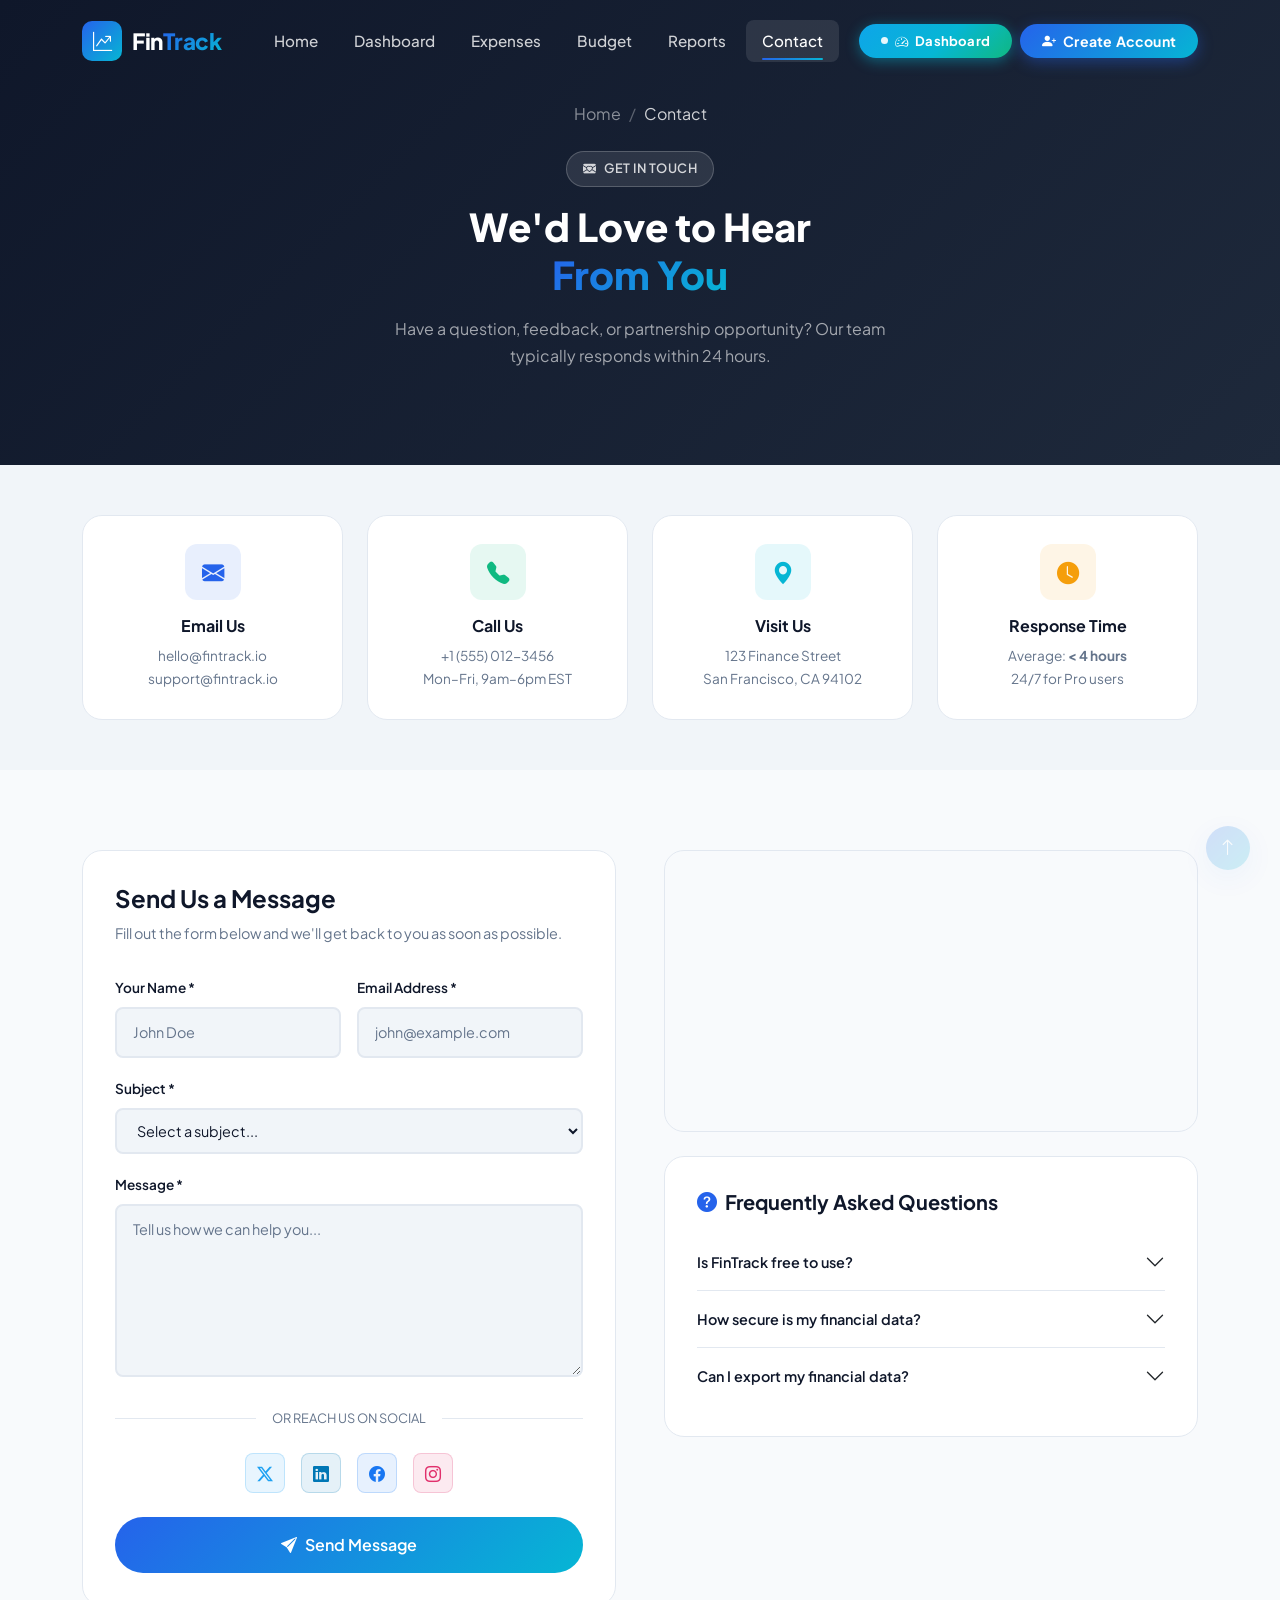
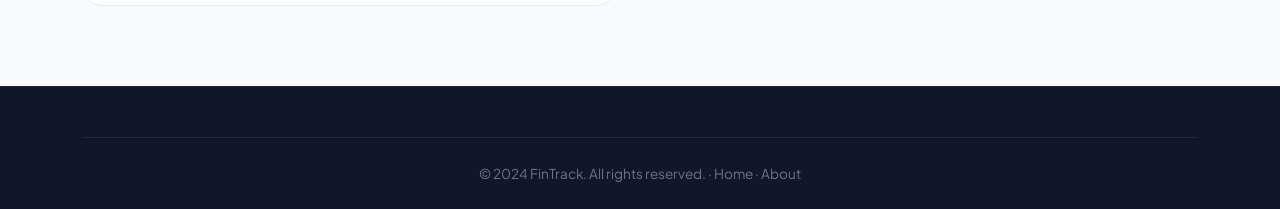
<file: contact.html>
<!DOCTYPE html>
<html lang="en">
<head>
  <meta charset="UTF-8" />
  <meta name="viewport" content="width=device-width, initial-scale=1.0" />
  <meta name="description" content="Get in touch with the FinTrack team - we're here to help with any questions about our personal finance platform." />
  <title>Contact Us | FinTrack</title>
  <link rel="stylesheet" href="https://cdn.jsdelivr.net/npm/bootstrap@5.3.3/dist/css/bootstrap.min.css" />
  <link rel="stylesheet" href="https://cdn.jsdelivr.net/npm/bootstrap-icons@1.11.3/font/bootstrap-icons.min.css" />
  <link rel="stylesheet" href="https://cdn.jsdelivr.net/npm/aos@2.3.4/dist/aos.css" />
  <link rel="stylesheet" href="css/style.css" />
  <link rel="stylesheet" href="css/responsive.css" />
</head>
<body>

<div id="page-loader">
  <div class="loader-inner">
    <div class="loader-logo">💰 FinTrack</div>
    <div class="loader-bar"><div class="loader-bar-fill"></div></div>
  </div>
</div>

<!-- NAVBAR -->
<nav class="navbar navbar-expand-lg fixed-top" id="main-navbar" style="background:transparent">
  <div class="container">
    <a class="navbar-brand" href="index.html">
      <div class="brand-icon"><i class="bi bi-graph-up-arrow text-white"></i></div>
      <span class="brand-name">Fin<span class="brand-accent">Track</span></span>
    </a>
    <button class="navbar-toggler" type="button" data-bs-toggle="collapse" data-bs-target="#navbarContact"
            aria-controls="navbarContact" aria-expanded="false" aria-label="Toggle navigation">
      <span class="navbar-toggler-icon"></span>
    </button>
    <div class="collapse navbar-collapse" id="navbarContact">
      <ul class="navbar-nav mx-auto gap-1">
        <li class="nav-item"><a class="nav-link" href="index.html">Home</a></li>
        <li class="nav-item"><a class="nav-link" href="dashboard.html">Dashboard</a></li>
        <li class="nav-item"><a class="nav-link" href="expenses.html">Expenses</a></li>
        <li class="nav-item"><a class="nav-link" href="budget.html">Budget</a></li>
        <li class="nav-item"><a class="nav-link" href="reports.html">Reports</a></li>
        <li class="nav-item"><a class="nav-link active" href="contact.html">Contact</a></li>
      </ul>
      <div class="navbar-actions d-flex align-items-center gap-2">
      <a href="dashboard.html" class="btn-nav-dashboard" aria-label="View Dashboard">
        <span class="dash-dot"></span>
        <i class="bi bi-speedometer2"></i> Dashboard
      </a>

        <button class="btn-nav-register ripple" data-bs-toggle="modal" data-bs-target="#registerModal" aria-label="Create Account">
          <i class="bi bi-person-plus-fill"></i> Create Account
        </button>
      </div>
    </div>
  </div>
</nav>

<!-- CONTACT HERO -->
<section class="inner-hero" style="padding-bottom:80px">
  <div class="container text-center">
    <nav aria-label="breadcrumb" class="mb-4">
      <ol class="breadcrumb justify-content-center" style="background:transparent">
        <li class="breadcrumb-item"><a href="index.html">Home</a></li>
        <li class="breadcrumb-item active">Contact</li>
      </ol>
    </nav>
    <div class="section-tag mx-auto mb-3" style="background:rgba(255,255,255,.1);border-color:rgba(255,255,255,.2);color:rgba(255,255,255,.8)"><i class="bi bi-envelope-heart-fill"></i> Get In Touch</div>
    <h1 class="inner-hero-title mb-3">We'd Love to Hear<br><span style="background:var(--gradient-primary);-webkit-background-clip:text;-webkit-text-fill-color:transparent;background-clip:text">From You</span></h1>
    <p class="inner-hero-subtitle mx-auto" style="max-width:540px">Have a question, feedback, or partnership opportunity? Our team typically responds within 24 hours.</p>
  </div>
</section>

<!-- CONTACT INFO CARDS -->
<section style="padding:50px 0;background:var(--light-2)">
  <div class="container">
    <div class="row g-4 justify-content-center">
      <div class="col-sm-6 col-lg-3" data-aos="fade-up" data-aos-delay="0">
        <div class="contact-info-card">
          <div class="contact-icon" style="background:rgba(37,99,235,.1)"><i class="bi bi-envelope-fill" style="color:var(--primary)"></i></div>
          <h6 style="font-weight:700;margin-bottom:8px">Email Us</h6>
          <p style="font-size:.85rem;color:var(--text-muted);margin:0">hello@fintrack.io<br>support@fintrack.io</p>
        </div>
      </div>
      <div class="col-sm-6 col-lg-3" data-aos="fade-up" data-aos-delay="100">
        <div class="contact-info-card">
          <div class="contact-icon" style="background:rgba(16,185,129,.1)"><i class="bi bi-telephone-fill" style="color:var(--accent)"></i></div>
          <h6 style="font-weight:700;margin-bottom:8px">Call Us</h6>
          <p style="font-size:.85rem;color:var(--text-muted);margin:0">+1 (555) 012-3456<br>Mon–Fri, 9am–6pm EST</p>
        </div>
      </div>
      <div class="col-sm-6 col-lg-3" data-aos="fade-up" data-aos-delay="200">
        <div class="contact-info-card">
          <div class="contact-icon" style="background:rgba(6,182,212,.1)"><i class="bi bi-geo-alt-fill" style="color:var(--secondary)"></i></div>
          <h6 style="font-weight:700;margin-bottom:8px">Visit Us</h6>
          <p style="font-size:.85rem;color:var(--text-muted);margin:0">123 Finance Street<br>San Francisco, CA 94102</p>
        </div>
      </div>
      <div class="col-sm-6 col-lg-3" data-aos="fade-up" data-aos-delay="300">
        <div class="contact-info-card">
          <div class="contact-icon" style="background:rgba(245,158,11,.1)"><i class="bi bi-clock-fill" style="color:var(--warning)"></i></div>
          <h6 style="font-weight:700;margin-bottom:8px">Response Time</h6>
          <p style="font-size:.85rem;color:var(--text-muted);margin:0">Average: <strong>&lt; 4 hours</strong><br>24/7 for Pro users</p>
        </div>
      </div>
    </div>
  </div>
</section>

<!-- CONTACT FORM + MAP -->
<section style="padding:80px 0">
  <div class="container">
    <div class="row g-5">
      <!-- Contact Form -->
      <div class="col-lg-6" data-aos="fade-right">
        <div class="form-card">
          <h4 style="font-weight:700;margin-bottom:8px">Send Us a Message</h4>
          <p style="color:var(--text-muted);font-size:.9rem;margin-bottom:28px">Fill out the form below and we'll get back to you as soon as possible.</p>

          <form id="contact-form">
            <div class="row g-3">
              <div class="col-sm-6">
                <label class="form-label-custom">Your Name *</label>
                <input type="text" id="contact-name" class="form-control-custom" placeholder="John Doe" required />
              </div>
              <div class="col-sm-6">
                <label class="form-label-custom">Email Address *</label>
                <input type="email" id="contact-email" class="form-control-custom" placeholder="john@example.com" required />
              </div>
            </div>
            <div class="mt-3">
              <label class="form-label-custom">Subject *</label>
              <select id="contact-subject" class="form-control-custom" required>
                <option value="">Select a subject...</option>
                <option>General Inquiry</option>
                <option>Technical Support</option>
                <option>Billing & Payments</option>
                <option>Partnership Opportunity</option>
                <option>Feature Request</option>
                <option>Bug Report</option>
                <option>Other</option>
              </select>
            </div>
            <div class="mt-3">
              <label class="form-label-custom">Message *</label>
              <textarea id="contact-message" class="form-control-custom" rows="6" placeholder="Tell us how we can help you..." required style="resize:vertical"></textarea>
            </div>

            <div class="divider-custom mt-4">
              <div class="divider-text">OR REACH US ON SOCIAL</div>
            </div>

            <div class="d-flex gap-3 justify-content-center mb-4">
              <a href="#" class="social-link" style="background:rgba(29,161,242,.1);border-color:rgba(29,161,242,.2);color:#1DA1F2"><i class="bi bi-twitter-x"></i></a>
              <a href="#" class="social-link" style="background:rgba(0,119,181,.1);border-color:rgba(0,119,181,.2);color:#0077B5"><i class="bi bi-linkedin"></i></a>
              <a href="#" class="social-link" style="background:rgba(24,119,242,.1);border-color:rgba(24,119,242,.2);color:#1877F2"><i class="bi bi-facebook"></i></a>
              <a href="#" class="social-link" style="background:rgba(225,48,108,.1);border-color:rgba(225,48,108,.2);color:#E1306C"><i class="bi bi-instagram"></i></a>
            </div>

            <button type="submit" class="btn-primary-custom ripple w-100 justify-content-center" style="font-size:1rem;padding:14px">
              <i class="bi bi-send-fill"></i> Send Message
            </button>
          </form>
        </div>
      </div>

      <!-- Map + FAQ -->
      <div class="col-lg-6" data-aos="fade-left">
        <!-- Google Map Embed -->
        <div class="contact-map mb-4">
          <iframe
            src="https://www.google.com/maps/embed?pb=!1m18!1m12!1m3!1d3153.0!2d-122.4194!3d37.7749!2m3!1f0!2f0!3f0!3m2!1i1024!2i768!4f13.1!3m3!1m2!1s0x0%3A0x0!2zMzfCsDQ2JzI5LjYiTiAxMjLCsDI1JzA5LjgiVw!5e0!3m2!1sen!2sus!4v1"
            width="100%" height="280" style="border:0;display:block" allowfullscreen="" loading="lazy"
            referrerpolicy="no-referrer-when-downgrade"
            title="FinTrack Office Location - San Francisco">
          </iframe>
        </div>

        <!-- FAQ -->
        <div class="form-card">
          <h5 style="font-weight:700;margin-bottom:20px"><i class="bi bi-question-circle-fill me-2" style="color:var(--primary)"></i>Frequently Asked Questions</h5>

          <div class="accordion accordion-flush" id="faqAccordion">
            <div class="accordion-item" style="border:none;border-bottom:1px solid var(--light-3);padding:4px 0">
              <h2 class="accordion-header">
                <button class="accordion-button collapsed" type="button" data-bs-toggle="collapse" data-bs-target="#faq1" style="font-size:.9rem;font-weight:600;background:transparent;color:var(--dark);padding:14px 0;box-shadow:none">
                  Is FinTrack free to use?
                </button>
              </h2>
              <div id="faq1" class="accordion-collapse collapse" data-bs-parent="#faqAccordion">
                <div class="accordion-body" style="padding:0 0 16px;font-size:.88rem;color:var(--text-muted)">Yes! FinTrack has a generous free plan with no credit card required. Premium features are available for $9/month.</div>
              </div>
            </div>
            <div class="accordion-item" style="border:none;border-bottom:1px solid var(--light-3);padding:4px 0">
              <h2 class="accordion-header">
                <button class="accordion-button collapsed" type="button" data-bs-toggle="collapse" data-bs-target="#faq2" style="font-size:.9rem;font-weight:600;background:transparent;color:var(--dark);padding:14px 0;box-shadow:none">
                  How secure is my financial data?
                </button>
              </h2>
              <div id="faq2" class="accordion-collapse collapse" data-bs-parent="#faqAccordion">
                <div class="accordion-body" style="padding:0 0 16px;font-size:.88rem;color:var(--text-muted)">We use 256-bit SSL encryption, bank-level security, and never sell your data. Your privacy is our top priority.</div>
              </div>
            </div>
            <div class="accordion-item" style="border:none;padding:4px 0">
              <h2 class="accordion-header">
                <button class="accordion-button collapsed" type="button" data-bs-toggle="collapse" data-bs-target="#faq3" style="font-size:.9rem;font-weight:600;background:transparent;color:var(--dark);padding:14px 0;box-shadow:none">
                  Can I export my financial data?
                </button>
              </h2>
              <div id="faq3" class="accordion-collapse collapse" data-bs-parent="#faqAccordion">
                <div class="accordion-body" style="padding:0 0 16px;font-size:.88rem;color:var(--text-muted)">Premium and Pro users can export full financial reports as PDF or CSV at any time from the Reports page.</div>
              </div>
            </div>
          </div>
        </div>
      </div>
    </div>
  </div>
</section>

<!-- FOOTER -->
<footer class="footer" style="padding-top:50px">
  <div class="container">
    <div class="footer-bottom" style="margin-top:0">
      <p>© 2024 FinTrack. All rights reserved. · <a href="index.html" style="color:rgba(255,255,255,.4);text-decoration:none">Home</a> · <a href="about.html" style="color:rgba(255,255,255,.4);text-decoration:none">About</a></p>
    </div>
  </div>
</footer>

<button id="back-to-top" style="display:none;position:fixed;bottom:30px;right:30px;z-index:999;width:44px;height:44px;border-radius:50%;background:var(--gradient-primary);border:none;color:#fff;font-size:1.1rem;cursor:pointer;box-shadow:var(--shadow-blue)"><i class="bi bi-arrow-up"></i></button>

<!-- ===== LOGIN MODAL ===== -->
<div class="modal fade auth-modal" id="loginModal" tabindex="-1" aria-hidden="true">
  <div class="modal-dialog modal-dialog-centered"><div class="modal-content">
    <div class="auth-modal-header">
      <button class="auth-modal-close" data-bs-dismiss="modal"><i class="bi bi-x-lg"></i></button>
      <div class="auth-modal-logo"><div class="brand-icon" style="width:34px;height:34px;font-size:1rem"><i class="bi bi-graph-up-arrow text-white"></i></div><span class="auth-modal-brand">Fin<span class="accent">Track</span></span></div>
      <h2 class="auth-modal-title">Welcome Back 👋</h2>
      <p class="auth-modal-subtitle">Sign in to your account to continue</p>
    </div>
    <div class="auth-modal-body">
      <div class="auth-success login-success" style="display:none"><div class="auth-success-icon"><i class="bi bi-check-lg"></i></div><h5>You're in!</h5><p>Login successful. Redirecting to your dashboard…</p></div>
      <div class="login-form-wrapper">
        <button type="button" class="auth-social-btn mb-3" onclick="showToast('Google login coming soon!','info')"><svg width="18" height="18" viewBox="0 0 24 24" fill="none"><path d="M22.56 12.25c0-.78-.07-1.53-.2-2.25H12v4.26h5.92c-.26 1.37-1.04 2.53-2.21 3.31v2.77h3.57c2.08-1.92 3.28-4.74 3.28-8.09z" fill="#4285F4"/><path d="M12 23c2.97 0 5.46-.98 7.28-2.66l-3.57-2.77c-.98.66-2.23 1.06-3.71 1.06-2.86 0-5.29-1.93-6.16-4.53H2.18v2.84C3.99 20.53 7.7 23 12 23z" fill="#34A853"/><path d="M5.84 14.09c-.22-.66-.35-1.36-.35-2.09s.13-1.43.35-2.09V7.07H2.18C1.43 8.55 1 10.22 1 12s.43 3.45 1.18 4.93l2.85-2.22.81-.62z" fill="#FBBC05"/><path d="M12 5.38c1.62 0 3.06.56 4.21 1.64l3.15-3.15C17.45 2.09 14.97 1 12 1 7.7 1 3.99 3.47 2.18 7.07l3.66 2.84c.87-2.6 3.3-4.53 6.16-4.53z" fill="#EA4335"/></svg> Continue with Google</button>
        <div class="auth-divider"><span class="auth-divider-text">or sign in with email</span></div>
        <form id="login-form" novalidate>
          <div class="auth-form-group"><label class="auth-form-label" for="login-identifier">Email or Username</label><div class="auth-input-wrapper"><i class="bi bi-person auth-input-icon"></i><input type="text" id="login-identifier" class="auth-input" placeholder="you@example.com or username" /></div><div class="auth-feedback" id="login-identifier-fb"></div></div>
          <div class="auth-form-group"><label class="auth-form-label" for="login-password">Password</label><div class="auth-input-wrapper"><i class="bi bi-lock auth-input-icon"></i><input type="password" id="login-password" class="auth-input" placeholder="Enter your password" /><button type="button" class="auth-input-icon-right bi bi-eye toggle-password"></button></div><div class="auth-feedback" id="login-password-fb"></div></div>
          <div class="auth-remember-row"><div class="auth-checkbox-group"><input type="checkbox" id="login-remember" class="auth-checkbox" /><label for="login-remember" class="auth-checkbox-label">Remember me for 30 days</label></div><div class="auth-forgot"><a href="#" onclick="showToast('Password reset email sent!','info');return false">Forgot password?</a></div></div>
          <button type="submit" class="btn-auth-submit"><i class="bi bi-box-arrow-in-right"></i> Login</button>
        </form>
        <div class="auth-footer-text">Don't have an account? <button class="auth-switch-link open-register-modal">Create Account →</button></div>
      </div>
    </div>
  </div></div>
</div>

<!-- ===== REGISTER MODAL ===== -->
<div class="modal fade auth-modal register-modal" id="registerModal" tabindex="-1" aria-hidden="true">
  <div class="modal-dialog modal-dialog-centered modal-dialog-scrollable"><div class="modal-content">
    <div class="auth-modal-header">
      <button class="auth-modal-close" data-bs-dismiss="modal"><i class="bi bi-x-lg"></i></button>
      <div class="auth-modal-logo"><div class="brand-icon" style="width:34px;height:34px;font-size:1rem"><i class="bi bi-graph-up-arrow text-white"></i></div><span class="auth-modal-brand">Fin<span class="accent">Track</span></span></div>
      <h2 class="auth-modal-title">Create Your Account 🚀</h2>
      <p class="auth-modal-subtitle">Join 10,000+ people achieving financial freedom</p>
      <div class="auth-steps"><div class="auth-step-dot active"></div><div class="auth-step-dot"></div><div class="auth-step-dot"></div></div>
    </div>
    <div class="auth-modal-body">
      <div class="auth-success register-success" style="display:none"><div class="auth-success-icon"><i class="bi bi-check-lg"></i></div><h5>Account Created! 🎉</h5><p>Welcome to FinTrack!</p><button class="btn-auth-submit" onclick="location.href='dashboard.html'" style="margin-top:16px"><i class="bi bi-speedometer2"></i> Go to Dashboard</button></div>
      <div class="register-form-wrapper">
        <form id="register-form" novalidate>
          <div class="auth-row"><div class="auth-form-group"><label class="auth-form-label" for="reg-fullname">Full Name</label><div class="auth-input-wrapper"><i class="bi bi-person auth-input-icon"></i><input type="text" id="reg-fullname" class="auth-input" placeholder="John Doe" /></div><div class="auth-feedback" id="reg-fullname-fb"></div></div><div class="auth-form-group"><label class="auth-form-label" for="reg-email">Email Address</label><div class="auth-input-wrapper"><i class="bi bi-envelope auth-input-icon"></i><input type="email" id="reg-email" class="auth-input" placeholder="you@example.com" /></div><div class="auth-feedback" id="reg-email-fb"></div></div></div>
          <div class="auth-form-group"><label class="auth-form-label" for="reg-username">Username</label><div class="auth-input-wrapper"><i class="bi bi-at auth-input-icon"></i><input type="text" id="reg-username" class="auth-input" placeholder="johnsmith_92" /></div><div class="auth-feedback" id="reg-username-fb"></div></div>
          <div class="auth-row"><div class="auth-form-group"><label class="auth-form-label" for="reg-password">Password</label><div class="auth-input-wrapper"><i class="bi bi-lock auth-input-icon"></i><input type="password" id="reg-password" class="auth-input" placeholder="Min 8 characters" /><button type="button" class="auth-input-icon-right bi bi-eye toggle-password"></button></div><div class="password-strength-bar"><div class="strength-segment"></div><div class="strength-segment"></div><div class="strength-segment"></div><div class="strength-segment"></div></div><div class="password-strength-label"></div><div class="auth-feedback" id="reg-password-fb"></div></div><div class="auth-form-group"><label class="auth-form-label" for="reg-confirm">Confirm Password</label><div class="auth-input-wrapper"><i class="bi bi-lock-fill auth-input-icon"></i><input type="password" id="reg-confirm" class="auth-input" placeholder="Re-enter password" /><button type="button" class="auth-input-icon-right bi bi-eye toggle-password"></button></div><div class="auth-feedback" id="reg-confirm-fb"></div></div></div>
          <div class="auth-row"><div class="auth-form-group"><label class="auth-form-label" for="reg-country">Country</label><div class="auth-input-wrapper"><i class="bi bi-globe auth-input-icon"></i><select id="reg-country" class="auth-input"><option value="">Select country…</option><option>United States</option><option>United Kingdom</option><option>Canada</option><option>Australia</option><option>Germany</option><option>India</option><option>Pakistan</option><option>UAE</option><option>Singapore</option><option>Other</option></select></div><div class="auth-feedback" id="reg-country-fb"></div></div><div class="auth-form-group"><label class="auth-form-label" for="reg-currency">Currency</label><div class="auth-input-wrapper"><i class="bi bi-currency-exchange auth-input-icon"></i><select id="reg-currency" class="auth-input"><option value="">Select currency…</option><option value="USD">USD — US Dollar</option><option value="GBP">GBP — British Pound</option><option value="EUR">EUR — Euro</option><option value="CAD">CAD — Canadian Dollar</option><option value="AUD">AUD — Australian Dollar</option><option value="INR">INR — Indian Rupee</option><option value="PKR">PKR — Pakistani Rupee</option><option value="AED">AED — UAE Dirham</option><option value="JPY">JPY — Japanese Yen</option></select></div><div class="auth-feedback" id="reg-currency-fb"></div></div></div>
          <div class="auth-form-group"><label class="auth-form-label" for="reg-income">Monthly Income <span class="optional">(optional)</span></label><div class="auth-input-wrapper"><i class="bi bi-cash-coin auth-input-icon"></i><input type="number" id="reg-income" class="auth-input" placeholder="e.g. 3500" /></div></div>
          <div class="auth-form-group mb-0"><div class="auth-checkbox-group"><input type="checkbox" id="reg-terms" class="auth-checkbox" /><label for="reg-terms" class="auth-checkbox-label">I agree to the <a href="#" onclick="return false">Terms &amp; Conditions</a> and <a href="#" onclick="return false">Privacy Policy</a></label></div><div class="auth-feedback" id="reg-terms-fb" style="margin-top:6px"></div></div>
          <button type="submit" class="btn-auth-submit mt-3"><i class="bi bi-person-plus-fill"></i> Create My Account</button>
        </form>
        <div class="auth-footer-text">Already have an account? <button class="auth-switch-link open-login-modal">Login →</button></div>
      </div>
    </div>
  </div></div>
</div>

<script src="https://code.jquery.com/jquery-3.7.1.min.js"></script>
<script src="https://cdn.jsdelivr.net/npm/bootstrap@5.3.3/dist/js/bootstrap.bundle.min.js"></script>
<script src="https://cdn.jsdelivr.net/npm/aos@2.3.4/dist/aos.js"></script>
<script src="js/script.js"></script>
<script src="js/dashboard.js"></script>
</body>
</html>
</file>
<file: css/style.css>
/* =============================================
   FinTrack - Personal Finance Tracker
   Main Stylesheet
   ============================================= */

/* ---- Google Fonts ---- */
@import url('https://fonts.googleapis.com/css2?family=Inter:wght@300;400;500;600;700;800;900&family=Plus+Jakarta+Sans:wght@300;400;500;600;700;800&display=swap');

/* ---- CSS Custom Properties ---- */
:root {
  /* Colors */
  --primary:       #2563EB;
  --primary-light: #3B82F6;
  --primary-dark:  #1D4ED8;
  --secondary:     #06B6D4;
  --secondary-light:#22D3EE;
  --accent:        #10B981;
  --accent-light:  #34D399;
  --warning:       #F59E0B;
  --danger:        #EF4444;
  --dark:          #0F172A;
  --dark-2:        #1E293B;
  --dark-3:        #334155;
  --light:         #F8FAFC;
  --light-2:       #F1F5F9;
  --light-3:       #E2E8F0;
  --text-muted:    #64748B;
  --text-body:     #475569;
  --white:         #FFFFFF;

  /* Gradients */
  --gradient-primary:   linear-gradient(135deg, #2563EB 0%, #06B6D4 100%);
  --gradient-accent:    linear-gradient(135deg, #10B981 0%, #06B6D4 100%);
  --gradient-warm:      linear-gradient(135deg, #F59E0B 0%, #EF4444 100%);
  --gradient-dark:      linear-gradient(135deg, #0F172A 0%, #1E293B 100%);
  --gradient-purple:    linear-gradient(135deg, #7C3AED 0%, #2563EB 100%);

  /* Shadows */
  --shadow-sm:    0 1px 3px rgba(0,0,0,.08), 0 1px 2px rgba(0,0,0,.06);
  --shadow-md:    0 4px 16px rgba(0,0,0,.10);
  --shadow-lg:    0 10px 40px rgba(0,0,0,.12);
  --shadow-xl:    0 20px 60px rgba(0,0,0,.15);
  --shadow-blue:  0 8px 32px rgba(37,99,235,.3);
  --shadow-green: 0 8px 32px rgba(16,185,129,.3);
  --shadow-cyan:  0 8px 32px rgba(6,182,212,.3);

  /* Glassmorphism */
  --glass-bg:     rgba(255,255,255,.08);
  --glass-border: rgba(255,255,255,.15);
  --glass-blur:   blur(20px);

  /* Typography */
  --font-primary:   'Plus Jakarta Sans', sans-serif;
  --font-secondary: 'Inter', sans-serif;

  /* Border Radius */
  --radius-sm:  8px;
  --radius-md:  12px;
  --radius-lg:  20px;
  --radius-xl:  30px;
  --radius-full:9999px;

  /* Transitions */
  --transition-fast:   .15s ease;
  --transition-normal: .3s ease;
  --transition-slow:   .5s ease;

  /* Spacing */
  --section-padding: 100px 0;
}

/* ---- Reset & Base ---- */
*, *::before, *::after { box-sizing: border-box; margin: 0; padding: 0; }

html { scroll-behavior: smooth; font-size: 16px; }

body {
  font-family: var(--font-primary);
  background-color: var(--light);
  color: var(--dark);
  line-height: 1.7;
  overflow-x: hidden;
}

/* ---- Scrollbar ---- */
::-webkit-scrollbar { width: 6px; }
::-webkit-scrollbar-track { background: var(--light-2); }
::-webkit-scrollbar-thumb { background: var(--primary); border-radius: var(--radius-full); }

/* ---- Selection ---- */
::selection { background: var(--primary); color: #fff; }

/* ---- Typography ---- */
h1,h2,h3,h4,h5,h6 {
  font-family: var(--font-primary);
  font-weight: 700;
  line-height: 1.25;
  color: var(--dark);
}

.section-tag {
  display: inline-flex;
  align-items: center;
  gap: 8px;
  background: linear-gradient(135deg, rgba(37,99,235,.1), rgba(6,182,212,.1));
  border: 1px solid rgba(37,99,235,.2);
  color: var(--primary);
  padding: 6px 16px;
  border-radius: var(--radius-full);
  font-size: .8rem;
  font-weight: 600;
  letter-spacing: .5px;
  text-transform: uppercase;
  margin-bottom: 16px;
}

.section-title {
  font-size: clamp(2rem, 4vw, 3rem);
  font-weight: 800;
  background: var(--gradient-dark);
  -webkit-background-clip: text;
  -webkit-text-fill-color: transparent;
  background-clip: text;
  margin-bottom: 1rem;
}

.section-subtitle {
  font-size: 1.1rem;
  color: var(--text-muted);
  max-width: 600px;
  margin: 0 auto 3rem;
  line-height: 1.8;
}

/* ---- Loader ---- */
#page-loader {
  position: fixed;
  inset: 0;
  background: var(--dark);
  z-index: 9999;
  display: flex;
  align-items: center;
  justify-content: center;
  transition: opacity .5s ease, visibility .5s ease;
}
#page-loader.hide { opacity: 0; visibility: hidden; }
.loader-inner {
  display: flex;
  flex-direction: column;
  align-items: center;
  gap: 20px;
}
.loader-logo {
  font-size: 2rem;
  font-weight: 800;
  background: var(--gradient-primary);
  -webkit-background-clip: text;
  -webkit-text-fill-color: transparent;
  background-clip: text;
}
.loader-bar {
  width: 200px;
  height: 4px;
  background: rgba(255,255,255,.1);
  border-radius: var(--radius-full);
  overflow: hidden;
}
.loader-bar-fill {
  height: 100%;
  width: 0;
  background: var(--gradient-primary);
  border-radius: var(--radius-full);
  animation: loadBar 1.5s ease forwards;
}
@keyframes loadBar {
  to { width: 100%; }
}

/* ---- Navbar ---- */
.navbar {
  padding: 16px 0;
  transition: all var(--transition-normal);
  z-index: 1000;
}
.navbar.scrolled {
  background: rgba(15,23,42,.85) !important;
  backdrop-filter: var(--glass-blur);
  -webkit-backdrop-filter: var(--glass-blur);
  box-shadow: 0 4px 30px rgba(0,0,0,.3);
  padding: 10px 0;
}
.navbar-brand {
  font-family: var(--font-primary);
  font-weight: 800;
  font-size: 1.5rem;
  color: #fff !important;
  display: flex;
  align-items: center;
  gap: 10px;
  text-decoration: none;
}
.brand-icon {
  width: 40px;
  height: 40px;
  background: var(--gradient-primary);
  border-radius: 10px;
  display: flex;
  align-items: center;
  justify-content: center;
  font-size: 1.2rem;
}
.navbar-nav .nav-link {
  color: rgba(255,255,255,.8) !important;
  font-weight: 500;
  padding: 8px 16px !important;
  border-radius: var(--radius-sm);
  transition: all var(--transition-fast);
  font-size: .95rem;
}
.navbar-nav .nav-link:hover,
.navbar-nav .nav-link.active {
  color: #fff !important;
  background: rgba(255,255,255,.1);
}
.navbar-toggler {
  border: none;
  padding: 8px;
  background: rgba(255,255,255,.1);
  border-radius: var(--radius-sm);
}
.navbar-toggler:focus { box-shadow: none; }
.navbar-toggler-icon { filter: invert(1); }

/* ---- Buttons ---- */
.btn-primary-custom {
  background: var(--gradient-primary);
  color: #fff;
  border: none;
  padding: 12px 28px;
  border-radius: var(--radius-full);
  font-weight: 600;
  font-size: .95rem;
  transition: all var(--transition-normal);
  display: inline-flex;
  align-items: center;
  gap: 8px;
  text-decoration: none;
  position: relative;
  overflow: hidden;
  cursor: pointer;
}
.btn-primary-custom::before {
  content: '';
  position: absolute;
  inset: 0;
  background: rgba(255,255,255,.15);
  opacity: 0;
  transition: opacity var(--transition-fast);
}
.btn-primary-custom:hover { 
  transform: translateY(-2px); 
  box-shadow: var(--shadow-blue);
  color: #fff;
}
.btn-primary-custom:hover::before { opacity: 1; }
.btn-primary-custom:active { transform: translateY(0); }

.btn-outline-custom {
  background: transparent;
  color: #fff;
  border: 2px solid rgba(255,255,255,.4);
  padding: 11px 28px;
  border-radius: var(--radius-full);
  font-weight: 600;
  font-size: .95rem;
  transition: all var(--transition-normal);
  display: inline-flex;
  align-items: center;
  gap: 8px;
  text-decoration: none;
  cursor: pointer;
}
.btn-outline-custom:hover {
  background: rgba(255,255,255,.1);
  border-color: rgba(255,255,255,.7);
  color: #fff;
  transform: translateY(-2px);
}

.btn-accent {
  background: var(--gradient-accent);
  color: #fff;
  border: none;
  padding: 12px 28px;
  border-radius: var(--radius-full);
  font-weight: 600;
  transition: all var(--transition-normal);
  display: inline-flex;
  align-items: center;
  gap: 8px;
  text-decoration: none;
  cursor: pointer;
}
.btn-accent:hover {
  transform: translateY(-2px);
  box-shadow: var(--shadow-green);
  color: #fff;
}

/* Ripple effect */
.ripple {
  position: relative;
  overflow: hidden;
}
.ripple-effect {
  position: absolute;
  border-radius: 50%;
  background: rgba(255,255,255,.4);
  transform: scale(0);
  animation: rippleAnim .6s linear;
  pointer-events: none;
}
@keyframes rippleAnim {
  to { transform: scale(4); opacity: 0; }
}

/* ---- Hero Section ---- */
.hero-section {
  min-height: 100vh;
  background: var(--gradient-dark);
  position: relative;
  display: flex;
  align-items: center;
  overflow: hidden;
  padding: 120px 0 80px;
}
.hero-section::before {
  content: '';
  position: absolute;
  top: -50%;
  right: -20%;
  width: 600px;
  height: 600px;
  background: radial-gradient(circle, rgba(37,99,235,.3) 0%, transparent 70%);
  border-radius: 50%;
}
.hero-section::after {
  content: '';
  position: absolute;
  bottom: -30%;
  left: -10%;
  width: 500px;
  height: 500px;
  background: radial-gradient(circle, rgba(6,182,212,.2) 0%, transparent 70%);
  border-radius: 50%;
}
.hero-tag {
  display: inline-flex;
  align-items: center;
  gap: 8px;
  background: rgba(37,99,235,.2);
  border: 1px solid rgba(37,99,235,.4);
  color: var(--secondary-light);
  padding: 8px 16px;
  border-radius: var(--radius-full);
  font-size: .85rem;
  font-weight: 600;
  margin-bottom: 24px;
}
.hero-title {
  font-size: clamp(2.5rem, 5vw, 4rem);
  font-weight: 900;
  color: #fff;
  line-height: 1.15;
  /* margin-bottom: 1.5rem; */
  margin-top: -1rem;
}
.hero-title .gradient-text {
  background: var(--gradient-primary);
  -webkit-background-clip: text;
  -webkit-text-fill-color: transparent;
  background-clip: text;
}
.hero-buttons {
  margin-top: -1.3rem;
}
.hero-subtitle {
  font-size: 1.15rem;
  color: rgba(255,255,255,.7);
  line-height: 1.8;
  margin-bottom: 2.5rem;
  max-width: 520px;
}
.hero-stats {
  display: flex;
  gap: 32px;
  margin-top: 3rem;
  flex-wrap: wrap;
}
.hero-stat {
  text-align: center;
}
.hero-stat .stat-value {
  font-size: 1.8rem;
  font-weight: 800;
  color: #fff;
  display: block;
  line-height: 1;
}
.hero-stat .stat-label {
  font-size: .8rem;
  color: rgba(255,255,255,.5);
  margin-top: 4px;
}
.hero-stat-divider {
  width: 1px;
  background: rgba(255,255,255,.15);
}
.hero-image-wrapper {
  position: relative;
  z-index: 1;
}
.hero-image-wrapper img {
  border-radius: var(--radius-lg);
  box-shadow: var(--shadow-xl);
  width: 100%;
  max-width: 800px;
  margin-top: -1.3rem;
}
.hero-floating-card {
  position: absolute;
  background: rgba(255,255,255,.1);
  backdrop-filter: blur(20px);
  border: 1px solid rgba(255,255,255,.2);
  border-radius: var(--radius-md);
  padding: 14px 20px;
  display: flex;
  align-items: center;
  gap: 12px;
  animation: float 4s ease-in-out infinite;
}
.hero-floating-card:nth-child(2) { animation-delay: -2s; }
.hero-floating-card.card-balance {
  top: 10%;
  left: -40px;
}
.hero-floating-card.card-expense {
  bottom: 15%;
  right: -30px;
  animation-delay: -1s;
}
.floating-icon {
  width: 40px;
  height: 40px;
  border-radius: 10px;
  display: flex;
  align-items: center;
  justify-content: center;
  font-size: 1.2rem;
}
.floating-icon.green { background: rgba(16,185,129,.2); color: var(--accent); }
.floating-icon.red   { background: rgba(239,68,68,.2);  color: var(--danger); }
.floating-label { font-size: .75rem; color: rgba(255,255,255,.6); }
.floating-value { font-size: 1rem; font-weight: 700; color: #fff; }
@keyframes float {
  0%,100% { transform: translateY(0); }
  50%      { transform: translateY(-12px); }
}

/* ---- Features Section ---- */
.features-section { padding: var(--section-padding); }
.feature-card {
  background: #fff;
  border: 1px solid var(--light-3);
  border-radius: var(--radius-lg);
  padding: 36px 28px;
  transition: all var(--transition-normal);
  height: 100%;
  position: relative;
  overflow: hidden;
}
.feature-card::before {
  content: '';
  position: absolute;
  inset: 0;
  background: var(--gradient-primary);
  opacity: 0;
  transition: opacity var(--transition-normal);
  z-index: 0;
}
.feature-card:hover { transform: translateY(-8px); box-shadow: var(--shadow-xl); }
.feature-card:hover::before { opacity: 1; }
.feature-card:hover .feature-icon,
.feature-card:hover .feature-title,
.feature-card:hover .feature-desc { position: relative; z-index: 1; }
.feature-card:hover .feature-icon { background: rgba(255,255,255,.2) !important; color: #fff !important; }
.feature-card:hover .feature-title { color: #fff; }
.feature-card:hover .feature-desc  { color: rgba(255,255,255,.8); }
.feature-icon {
  width: 60px;
  height: 60px;
  border-radius: var(--radius-md);
  display: flex;
  align-items: center;
  justify-content: center;
  font-size: 1.5rem;
  margin-bottom: 20px;
  transition: all var(--transition-normal);
  position: relative;
  z-index: 1;
}
.feature-title {
  font-size: 1.15rem;
  font-weight: 700;
  margin-bottom: 10px;
  transition: color var(--transition-normal);
  position: relative;
  z-index: 1;
}
.feature-desc {
  font-size: .9rem;
  color: var(--text-muted);
  line-height: 1.7;
  transition: color var(--transition-normal);
  position: relative;
  z-index: 1;
}

/* ---- Stats Section ---- */
.stats-section {
  padding: 80px 0;
  background: var(--gradient-primary);
  position: relative;
  overflow: hidden;
}
.stats-section::before {
  content: '';
  position: absolute;
  top: 0; left: 0; right: 0; bottom: 0;
  background: url("data:image/svg+xml,%3Csvg width='60' height='60' viewBox='0 0 60 60' xmlns='http://www.w3.org/2000/svg'%3E%3Cg fill='none' fill-rule='evenodd'%3E%3Cg fill='%23ffffff' fill-opacity='0.04'%3E%3Ccircle cx='30' cy='30' r='2'/%3E%3C/g%3E%3C/g%3E%3C/svg%3E");
}
.stat-card-light {
  text-align: center;
  padding: 20px;
}
.stat-card-light .count-value {
  font-size: clamp(2.5rem, 4vw, 3.5rem);
  font-weight: 900;
  color: #fff;
  line-height: 1;
  display: block;
}
.stat-card-light .count-label {
  font-size: 1rem;
  color: rgba(255,255,255,.75);
  margin-top: 8px;
  font-weight: 500;
}

/* ---- Insight Cards ---- */
.insights-section { padding: var(--section-padding); background: var(--dark); }
.insight-card {
  background: rgba(255,255,255,.05);
  border: 1px solid rgba(255,255,255,.1);
  border-radius: var(--radius-lg);
  padding: 32px;
  transition: all var(--transition-normal);
  height: 100%;
}
.insight-card:hover {
  background: rgba(255,255,255,.08);
  transform: translateY(-6px);
  box-shadow: 0 20px 60px rgba(0,0,0,.3);
}
.insight-icon {
  width: 56px;
  height: 56px;
  border-radius: var(--radius-md);
  display: flex;
  align-items: center;
  justify-content: center;
  font-size: 1.4rem;
  margin-bottom: 20px;
}
.insight-value {
  font-size: 2rem;
  font-weight: 800;
  color: #fff;
  margin-bottom: 6px;
}
.insight-label {
  font-size: .9rem;
  color: rgba(255,255,255,.5);
  margin-bottom: 16px;
}
.insight-trend {
  display: inline-flex;
  align-items: center;
  gap: 4px;
  font-size: .82rem;
  font-weight: 600;
  padding: 4px 10px;
  border-radius: var(--radius-full);
}
.trend-up   { background: rgba(16,185,129,.15); color: var(--accent-light); }
.trend-down { background: rgba(239,68,68,.15);  color: #FCA5A5; }

/* ---- Testimonials ---- */
.testimonials-section { padding: var(--section-padding); }
.testimonial-card {
  background: #fff;
  border: 1px solid var(--light-3);
  border-radius: var(--radius-lg);
  padding: 32px;
  transition: all var(--transition-normal);
  height: 100%;
}
.testimonial-card:hover { transform: translateY(-6px); box-shadow: var(--shadow-lg); }
.testimonial-stars { color: #FBBF24; margin-bottom: 16px; }
.testimonial-text {
  font-size: .95rem;
  color: var(--text-body);
  line-height: 1.8;
  margin-bottom: 24px;
  font-style: italic;
}
.testimonial-author { display: flex; align-items: center; gap: 14px; }
.author-avatar {
  width: 48px;
  height: 48px;
  border-radius: 50%;
  object-fit: cover;
  border: 3px solid var(--light-3);
}
.author-name  { font-size: .95rem; font-weight: 700; color: var(--dark); }
.author-role  { font-size: .8rem; color: var(--text-muted); }

/* ---- Pricing ---- */
.pricing-section { padding: var(--section-padding); background: var(--light-2); }
.pricing-card {
  background: #fff;
  border: 2px solid var(--light-3);
  border-radius: var(--radius-xl);
  padding: 40px 32px;
  transition: all var(--transition-normal);
  height: 100%;
  position: relative;
}
.pricing-card.featured {
  background: var(--gradient-dark);
  border-color: var(--primary);
  transform: scale(1.05);
}
.pricing-card:hover:not(.featured) { transform: translateY(-8px); box-shadow: var(--shadow-xl); }
.pricing-badge {
  position: absolute;
  top: -16px;
  left: 50%;
  transform: translateX(-50%);
  background: var(--gradient-primary);
  color: #fff;
  padding: 6px 20px;
  border-radius: var(--radius-full);
  font-size: .8rem;
  font-weight: 700;
  white-space: nowrap;
}
.pricing-plan { font-size: .85rem; font-weight: 600; text-transform: uppercase; letter-spacing: 1px; color: var(--primary); margin-bottom: 8px; }
.pricing-card.featured .pricing-plan { color: rgba(255,255,255,.7); }
.pricing-price { font-size: 3rem; font-weight: 900; color: var(--dark); line-height: 1; }
.pricing-card.featured .pricing-price { color: #fff; }
.pricing-period { font-size: .9rem; color: var(--text-muted); }
.pricing-card.featured .pricing-period { color: rgba(255,255,255,.5); }
.pricing-divider { border-color: var(--light-3); margin: 24px 0; }
.pricing-card.featured .pricing-divider { border-color: rgba(255,255,255,.1); }
.pricing-features { list-style: none; padding: 0; margin-bottom: 32px; }
.pricing-features li {
  display: flex;
  align-items: center;
  gap: 10px;
  margin-bottom: 12px;
  font-size: .9rem;
  color: var(--text-body);
}
.pricing-card.featured .pricing-features li { color: rgba(255,255,255,.8); }
.pricing-features li .bi-check-circle-fill { color: var(--accent); }
.pricing-features li .bi-x-circle-fill { color: var(--text-muted); }

/* ---- CTA Section ---- */
.cta-section {
  padding: 100px 0;
  background: var(--gradient-dark);
  position: relative;
  overflow: hidden;
  text-align: center;
}
.cta-section::before {
  content: '';
  position: absolute;
  top: 50%; left: 50%;
  transform: translate(-50%,-50%);
  width: 600px;
  height: 600px;
  background: radial-gradient(circle, rgba(37,99,235,.3) 0%, transparent 70%);
  border-radius: 50%;
}
.cta-title { font-size: clamp(2rem, 4vw, 3rem); font-weight: 800; color: #fff; margin-bottom: 1rem; }
.cta-subtitle { font-size: 1.1rem; color: rgba(255,255,255,.7); margin-bottom: 2.5rem; }

/* ---- Footer ---- */
.footer {
  background: var(--dark);
  padding: 80px 0 0;
  border-top: 1px solid rgba(255,255,255,.05);
}
.footer-brand { margin-bottom: 20px; }
.footer-desc { color: rgba(255,255,255,.5); font-size: .9rem; line-height: 1.8; margin-bottom: 24px; }
.social-links { display: flex; gap: 12px; }
.social-link {
  width: 40px;
  height: 40px;
  background: rgba(255,255,255,.07);
  border: 1px solid rgba(255,255,255,.1);
  border-radius: var(--radius-sm);
  display: flex;
  align-items: center;
  justify-content: center;
  color: rgba(255,255,255,.6);
  text-decoration: none;
  transition: all var(--transition-fast);
}
.social-link:hover { background: var(--primary); border-color: var(--primary); color: #fff; }
.footer-heading { font-size: .95rem; font-weight: 700; color: #fff; margin-bottom: 20px; letter-spacing: .5px; }
.footer-links { list-style: none; padding: 0; }
.footer-links li { margin-bottom: 10px; }
.footer-links a {
  color: rgba(255,255,255,.5);
  text-decoration: none;
  font-size: .9rem;
  transition: color var(--transition-fast);
  display: flex;
  align-items: center;
  gap: 8px;
}
.footer-links a:hover { color: #fff; }
.footer-bottom {
  border-top: 1px solid rgba(255,255,255,.07);
  padding: 24px 0;
  margin-top: 60px;
  text-align: center;
}
.footer-bottom p { color: rgba(255,255,255,.4); font-size: .85rem; margin: 0; }
.newsletter-form { display: flex; gap: 8px; }
.newsletter-input {
  flex: 1;
  background: rgba(255,255,255,.07);
  border: 1px solid rgba(255,255,255,.1);
  border-radius: var(--radius-sm);
  padding: 10px 16px;
  color: #fff;
  font-size: .9rem;
  outline: none;
  transition: border-color var(--transition-fast);
}
.newsletter-input::placeholder { color: rgba(255,255,255,.35); }
.newsletter-input:focus { border-color: var(--primary); }
.newsletter-btn {
  background: var(--gradient-primary);
  border: none;
  color: #fff;
  padding: 10px 20px;
  border-radius: var(--radius-sm);
  font-weight: 600;
  cursor: pointer;
  transition: all var(--transition-fast);
  white-space: nowrap;
}
.newsletter-btn:hover { opacity: .9; }

/* ---- Dashboard Layout ---- */
.dashboard-body { background: var(--light-2); min-height: 100vh; }
.sidebar {
  width: 260px;
  background: var(--dark);
  height: 100vh;
  position: fixed;
  left: 0; top: 0;
  display: flex;
  flex-direction: column;
  z-index: 100;
  transition: transform var(--transition-normal);
  overflow-y: auto;
}
.sidebar::-webkit-scrollbar { width: 4px; }
.sidebar-brand {
  padding: 24px 20px;
  border-bottom: 1px solid rgba(255,255,255,.07);
  display: flex;
  align-items: center;
  gap: 12px;
  text-decoration: none;
}
.sidebar-brand-text {
  font-size: 1.3rem;
  font-weight: 800;
  background: var(--gradient-primary);
  -webkit-background-clip: text;
  -webkit-text-fill-color: transparent;
  background-clip: text;
}
.sidebar-nav { padding: 20px 12px; flex: 1; }
.sidebar-section-label {
  font-size: .7rem;
  font-weight: 700;
  color: rgba(255,255,255,.3);
  text-transform: uppercase;
  letter-spacing: 1.5px;
  padding: 0 8px;
  margin: 20px 0 8px;
}
.sidebar-link {
  display: flex;
  align-items: center;
  gap: 12px;
  padding: 11px 14px;
  border-radius: var(--radius-sm);
  text-decoration: none;
  color: rgba(255,255,255,.6);
  font-size: .9rem;
  font-weight: 500;
  transition: all var(--transition-fast);
  margin-bottom: 2px;
}
.sidebar-link:hover { background: rgba(255,255,255,.07); color: #fff; }
.sidebar-link.active { background: rgba(37,99,235,.2); color: var(--primary-light); }
.sidebar-link i { font-size: 1.1rem; width: 22px; flex-shrink: 0; }
.sidebar-badge {
  margin-left: auto;
  background: var(--primary);
  color: #fff;
  font-size: .7rem;
  padding: 2px 8px;
  border-radius: var(--radius-full);
  font-weight: 600;
}
.sidebar-user {
  padding: 16px 20px;
  border-top: 1px solid rgba(255,255,255,.07);
  display: flex;
  align-items: center;
  gap: 12px;
}
.sidebar-user-avatar {
  width: 40px;
  height: 40px;
  border-radius: 50%;
  background: var(--gradient-primary);
  display: flex;
  align-items: center;
  justify-content: center;
  font-weight: 700;
  color: #fff;
  font-size: .9rem;
  flex-shrink: 0;
}
.sidebar-user-name { font-size: .9rem; font-weight: 600; color: #fff; }
.sidebar-user-role { font-size: .75rem; color: rgba(255,255,255,.4); }

.main-content {
  margin-left: 260px;
  min-height: 100vh;
  transition: margin var(--transition-normal);
}
.top-bar {
  background: #fff;
  padding: 16px 30px;
  border-bottom: 1px solid var(--light-3);
  display: flex;
  align-items: center;
  justify-content: space-between;
  position: sticky;
  top: 0;
  z-index: 99;
}
.top-bar-title { font-size: 1.3rem; font-weight: 700; color: var(--dark); }
.top-bar-right { display: flex; align-items: center; gap: 16px; }
.top-bar-icon {
  width: 40px;
  height: 40px;
  background: var(--light-2);
  border: 1px solid var(--light-3);
  border-radius: var(--radius-sm);
  display: flex;
  align-items: center;
  justify-content: center;
  cursor: pointer;
  transition: all var(--transition-fast);
  font-size: 1.1rem;
  color: var(--text-muted);
  position: relative;
  text-decoration: none;
}
.top-bar-icon:hover { background: var(--primary); color: #fff; border-color: var(--primary); }
.notification-dot {
  position: absolute;
  top: 6px; right: 6px;
  width: 8px; height: 8px;
  background: var(--danger);
  border-radius: 50%;
  border: 2px solid #fff;
}
.content-area { padding: 30px; }
.page-header { margin-bottom: 30px; }
.page-title { font-size: 1.6rem; font-weight: 800; color: var(--dark); }
.page-subtitle { color: var(--text-muted); font-size: .9rem; margin-top: 4px; }

/* ---- Dashboard Cards ---- */
.stat-card {
  background: #fff;
  border-radius: var(--radius-lg);
  padding: 24px;
  border: 1px solid var(--light-3);
  transition: all var(--transition-normal);
  height: 100%;
}
.stat-card:hover { transform: translateY(-4px); box-shadow: var(--shadow-lg); }
.stat-card-icon {
  width: 52px;
  height: 52px;
  border-radius: var(--radius-md);
  display: flex;
  align-items: center;
  justify-content: center;
  font-size: 1.3rem;
  margin-bottom: 16px;
}
.stat-card-value { font-size: 1.8rem; font-weight: 800; color: var(--dark); }
.stat-card-label { font-size: .85rem; color: var(--text-muted); margin-top: 4px; }
.stat-card-change {
  display: inline-flex;
  align-items: center;
  gap: 4px;
  font-size: .8rem;
  font-weight: 600;
  padding: 4px 10px;
  border-radius: var(--radius-full);
  margin-top: 10px;
}
.change-up   { background: rgba(16,185,129,.1); color: var(--accent); }
.change-down { background: rgba(239,68,68,.1); color: var(--danger); }

/* ---- Chart Cards ---- */
.chart-card {
  background: #fff;
  border-radius: var(--radius-lg);
  padding: 24px;
  border: 1px solid var(--light-3);
  height: 100%;
}
.chart-card-header {
  display: flex;
  align-items: center;
  justify-content: space-between;
  margin-bottom: 24px;
}
.chart-card-title { font-size: 1rem; font-weight: 700; color: var(--dark); }
.chart-card-subtitle { font-size: .8rem; color: var(--text-muted); margin-top: 2px; }

/* ---- Transactions Table ---- */
.transactions-card {
  background: #fff;
  border-radius: var(--radius-lg);
  border: 1px solid var(--light-3);
  overflow: hidden;
}
.transactions-header {
  padding: 20px 24px;
  border-bottom: 1px solid var(--light-3);
  display: flex;
  align-items: center;
  justify-content: space-between;
}
.table-custom { margin: 0; }
.table-custom thead th {
  background: var(--light-2);
  font-size: .8rem;
  font-weight: 700;
  text-transform: uppercase;
  letter-spacing: .5px;
  color: var(--text-muted);
  padding: 14px 24px;
  border: none;
  white-space: nowrap;
}
.table-custom tbody td {
  padding: 16px 24px;
  vertical-align: middle;
  font-size: .9rem;
  border-top: 1px solid var(--light-3);
  border-bottom: none;
}
.table-custom tbody tr:hover { background: var(--light-2); }
.tx-category-badge {
  display: inline-flex;
  align-items: center;
  gap: 6px;
  padding: 4px 12px;
  border-radius: var(--radius-full);
  font-size: .78rem;
  font-weight: 600;
}
.tx-amount-positive { color: var(--accent); font-weight: 700; }
.tx-amount-negative { color: var(--danger); font-weight: 700; }
.status-badge {
  display: inline-flex;
  align-items: center;
  gap: 4px;
  padding: 4px 12px;
  border-radius: var(--radius-full);
  font-size: .78rem;
  font-weight: 600;
}
.status-completed { background: rgba(16,185,129,.1); color: var(--accent); }
.status-pending   { background: rgba(245,158,11,.1); color: var(--warning); }
.status-failed    { background: rgba(239,68,68,.1); color: var(--danger); }

/* ---- Quick Actions ---- */
.quick-actions-card {
  background: var(--gradient-dark);
  border-radius: var(--radius-lg);
  padding: 24px;
  height: 100%;
}
.quick-action-btn {
  display: flex;
  align-items: center;
  gap: 12px;
  background: rgba(255,255,255,.07);
  border: 1px solid rgba(255,255,255,.1);
  border-radius: var(--radius-md);
  padding: 14px 16px;
  color: #fff;
  text-decoration: none;
  transition: all var(--transition-fast);
  font-size: .9rem;
  font-weight: 500;
  width: 100%;
  margin-bottom: 10px;
  cursor: pointer;
}
.quick-action-btn:last-child { margin-bottom: 0; }
.quick-action-btn:hover { background: rgba(37,99,235,.3); border-color: rgba(37,99,235,.5); color: #fff; }
.quick-action-btn i { font-size: 1.1rem; }

/* ---- Forms ---- */
.form-card {
  background: #fff;
  border-radius: var(--radius-lg);
  padding: 32px;
  border: 1px solid var(--light-3);
}
.form-label-custom {
  font-size: .85rem;
  font-weight: 600;
  color: var(--dark);
  margin-bottom: 8px;
}
.form-control-custom {
  background: var(--light-2);
  border: 2px solid var(--light-3);
  border-radius: var(--radius-sm);
  padding: 11px 16px;
  font-size: .9rem;
  color: var(--dark);
  transition: all var(--transition-fast);
  width: 100%;
  font-family: var(--font-primary);
  outline: none;
}
.form-control-custom:focus { border-color: var(--primary); background: #fff; box-shadow: 0 0 0 3px rgba(37,99,235,.1); }
.form-control-custom::placeholder { color: var(--text-muted); }
select.form-control-custom { cursor: pointer; }

/* ---- Budget Progress ---- */
.budget-progress-item { margin-bottom: 24px; }
.budget-progress-header { display: flex; justify-content: space-between; align-items: center; margin-bottom: 8px; }
.budget-category { font-size: .9rem; font-weight: 600; color: var(--dark); display: flex; align-items: center; gap: 8px; }
.budget-amounts { font-size: .82rem; color: var(--text-muted); }
.progress-custom { height: 8px; background: var(--light-3); border-radius: var(--radius-full); overflow: hidden; }
.progress-fill { height: 100%; border-radius: var(--radius-full); transition: width 1s ease; }
.progress-safe    { background: var(--gradient-accent); }
.progress-warning { background: linear-gradient(90deg, #F59E0B, #FBBF24); }
.progress-danger  { background: linear-gradient(90deg, #EF4444, #F87171); }

/* ---- Goals ---- */
.goal-card {
  background: #fff;
  border: 1px solid var(--light-3);
  border-radius: var(--radius-lg);
  padding: 28px;
  transition: all var(--transition-normal);
  height: 100%;
  position: relative;
  overflow: hidden;
}
.goal-card::before {
  content: '';
  position: absolute;
  top: 0; left: 0; right: 0;
  height: 4px;
}
.goal-card.goal-blue::before   { background: var(--gradient-primary); }
.goal-card.goal-green::before  { background: var(--gradient-accent); }
.goal-card.goal-purple::before { background: var(--gradient-purple); }
.goal-card.goal-warm::before   { background: var(--gradient-warm); }
.goal-card:hover { transform: translateY(-6px); box-shadow: var(--shadow-lg); }
.goal-icon { font-size: 2rem; margin-bottom: 12px; }
.goal-title { font-size: 1.05rem; font-weight: 700; color: var(--dark); margin-bottom: 6px; }
.goal-amounts { font-size: .85rem; color: var(--text-muted); margin-bottom: 16px; }
.goal-remaining { font-size: .82rem; font-weight: 600; color: var(--primary); margin-top: 8px; }

/* ---- Reports ---- */
.report-summary-card {
  background: #fff;
  border: 1px solid var(--light-3);
  border-radius: var(--radius-md);
  padding: 20px;
  text-align: center;
  transition: all var(--transition-normal);
}
.report-summary-card:hover { transform: translateY(-4px); box-shadow: var(--shadow-md); }
.report-summary-value { font-size: 1.6rem; font-weight: 800; color: var(--dark); }
.report-summary-label { font-size: .82rem; color: var(--text-muted); margin-top: 4px; }

/* ---- About ---- */
.about-hero {
  background: var(--gradient-dark);
  padding: 120px 0 80px;
}
.team-card {
  background: #fff;
  border: 1px solid var(--light-3);
  border-radius: var(--radius-lg);
  padding: 28px;
  text-align: center;
  transition: all var(--transition-normal);
  height: 100%;
}
.team-card:hover { transform: translateY(-8px); box-shadow: var(--shadow-lg); }
.team-avatar {
  width: 100px;
  height: 100px;
  border-radius: 50%;
  object-fit: cover;
  margin: 0 auto 16px;
  border: 4px solid var(--light-3);
  display: block;
}
.team-name  { font-size: 1rem; font-weight: 700; color: var(--dark); }
.team-role  { font-size: .85rem; color: var(--primary); font-weight: 600; margin-bottom: 12px; }
.team-bio   { font-size: .85rem; color: var(--text-muted); line-height: 1.7; }
.team-socials { display: flex; justify-content: center; gap: 8px; margin-top: 16px; }
.team-social-link {
  width: 32px;
  height: 32px;
  background: var(--light-2);
  border-radius: var(--radius-sm);
  display: flex;
  align-items: center;
  justify-content: center;
  color: var(--text-muted);
  text-decoration: none;
  font-size: .9rem;
  transition: all var(--transition-fast);
}
.team-social-link:hover { background: var(--primary); color: #fff; }

/* ---- Contact ---- */
.contact-info-card {
  background: #fff;
  border: 1px solid var(--light-3);
  border-radius: var(--radius-lg);
  padding: 28px;
  text-align: center;
  height: 100%;
  transition: all var(--transition-normal);
}
.contact-info-card:hover { transform: translateY(-6px); box-shadow: var(--shadow-lg); }
.contact-icon {
  width: 56px;
  height: 56px;
  border-radius: var(--radius-md);
  display: flex;
  align-items: center;
  justify-content: center;
  font-size: 1.4rem;
  margin: 0 auto 16px;
}
.contact-map { border-radius: var(--radius-lg); overflow: hidden; border: 1px solid var(--light-3); }

/* ---- Badge colors ---- */
.bg-blue-soft   { background: rgba(37,99,235,.1);  color: var(--primary); }
.bg-green-soft  { background: rgba(16,185,129,.1); color: var(--accent); }
.bg-cyan-soft   { background: rgba(6,182,212,.1);  color: var(--secondary); }
.bg-yellow-soft { background: rgba(245,158,11,.1); color: var(--warning); }
.bg-red-soft    { background: rgba(239,68,68,.1);  color: var(--danger); }
.bg-purple-soft { background: rgba(124,58,237,.1); color: #7C3AED; }

/* ---- Filter Buttons ---- */
.filter-btn {
  padding: 8px 18px;
  border-radius: var(--radius-full);
  border: 2px solid var(--light-3);
  background: #fff;
  color: var(--text-muted);
  font-size: .85rem;
  font-weight: 600;
  cursor: pointer;
  transition: all var(--transition-fast);
}
.filter-btn:hover, .filter-btn.active {
  background: var(--primary);
  border-color: var(--primary);
  color: #fff;
}

/* ---- Page header inner ---- */
.inner-hero {
  background: var(--gradient-dark);
  padding: 100px 0 60px;
}
.inner-hero-title { font-size: clamp(1.8rem, 3vw, 2.5rem); font-weight: 800; color: #fff; }
.inner-hero-subtitle { color: rgba(255,255,255,.6); font-size: 1rem; margin-top: 8px; }
.breadcrumb-item a { color: rgba(255,255,255,.5); text-decoration: none; }
.breadcrumb-item a:hover { color: #fff; }
.breadcrumb-item.active { color: rgba(255,255,255,.8); }
.breadcrumb-item + .breadcrumb-item::before { color: rgba(255,255,255,.3); }

/* ---- Utilities ---- */
.gradient-text { background: var(--gradient-primary); -webkit-background-clip: text; -webkit-text-fill-color: transparent; background-clip: text; }
.text-white-70 { color: rgba(255,255,255,.7); }
.text-white-50 { color: rgba(255,255,255,.5); }
.rounded-custom { border-radius: var(--radius-lg) !important; }
.bg-gradient-primary { background: var(--gradient-primary) !important; }
.bg-gradient-accent  { background: var(--gradient-accent) !important; }
.bg-gradient-dark    { background: var(--gradient-dark) !important; }
.border-0 { border: none !important; }
.section-bg-light  { background: var(--light-2); }
.section-bg-dark   { background: var(--dark); }

/* ---- Misc ---- */
.divider-custom {
  display: flex;
  align-items: center;
  gap: 16px;
  margin: 24px 0;
}
.divider-custom::before, .divider-custom::after {
  content: '';
  flex: 1;
  height: 1px;
  background: var(--light-3);
}
.divider-text { font-size: .8rem; color: var(--text-muted); white-space: nowrap; }

.empty-state {
  text-align: center;
  padding: 48px 24px;
  color: var(--text-muted);
}
.empty-state i { font-size: 3rem; margin-bottom: 16px; opacity: .4; }

/* ---- Mobile Overlay ---- */
.sidebar-overlay {
  display: none;
  position: fixed;
  inset: 0;
  background: rgba(0,0,0,.5);
  z-index: 99;
  backdrop-filter: blur(2px);
}
.sidebar-overlay.show { display: block; }

/* ==============================================
   NAVBAR v2 — Login / Create Account Buttons
   ============================================== */

/* Brand name with accent word */
.brand-name {
  font-size: 1.4rem;
  font-weight: 800;
  color: #fff;
  letter-spacing: -.3px;
}
.brand-accent {
  background: var(--gradient-primary);
  -webkit-background-clip: text;
  -webkit-text-fill-color: transparent;
  background-clip: text;
}

/* Animated underline on nav links */
.navbar-nav .nav-link {
  position: relative;
}
.navbar-nav .nav-link::after {
  content: '';
  position: absolute;
  bottom: 2px;
  left: 50%;
  right: 50%;
  height: 2px;
  background: var(--gradient-primary);
  border-radius: var(--radius-full);
  transition: left .25s ease, right .25s ease;
}
.navbar-nav .nav-link:hover::after,
.navbar-nav .nav-link.active::after {
  left: 16px;
  right: 16px;
}


/* ---- Create Account Button ---- */
.btn-nav-register {
  background: var(--gradient-primary);
  color: #fff;
  border: none;
  padding: 10px 22px;
  border-radius: var(--radius-full);
  font-size: .88rem;
  font-weight: 700;
  font-family: var(--font-primary);
  cursor: pointer;
  display: inline-flex;
  align-items: center;
  gap: 7px;
  transition: all var(--transition-normal);
  box-shadow: 0 4px 15px rgba(37,99,235,.4);
  position: relative;
  overflow: hidden;
  white-space: nowrap;
  letter-spacing: .2px;
  line-height: 1;
}
.btn-nav-register::before {
  content: '';
  position: absolute;
  inset: 0;
  background: rgba(255,255,255,.18);
  opacity: 0;
  transition: opacity var(--transition-fast);
}
.btn-nav-register:hover {
  transform: translateY(-2px);
  box-shadow: 0 10px 30px rgba(37,99,235,.55);
  color: #fff;
}
.btn-nav-register:hover::before { opacity: 1; }
.btn-nav-register:active { transform: translateY(0); }

/* ==============================================
   AUTH MODALS — Login & Register
   ============================================== */

/* Shared modal wrapper */
.auth-modal .modal-dialog {
  max-width: 470px;
}
.auth-modal.register-modal .modal-dialog {
  max-width: 550px;
}
.auth-modal .modal-content {
  border: none;
  border-radius: var(--radius-xl);
  overflow: hidden;
  box-shadow: 0 30px 90px rgba(0,0,0,.25);
  font-family: var(--font-primary);
}

/* ---- Modal Header ---- */
.auth-modal-header {
  background: var(--gradient-dark);
  padding: 34px 36px 26px;
  text-align: center;
  position: relative;
  overflow: hidden;
}
.auth-modal-header::before {
  content: '';
  position: absolute;
  top: -60%;
  left: 50%;
  transform: translateX(-50%);
  width: 300px;
  height: 300px;
  background: radial-gradient(circle, rgba(37,99,235,.35) 0%, transparent 70%);
  border-radius: 50%;
  pointer-events: none;
}
.auth-modal-logo {
  display: inline-flex;
  align-items: center;
  gap: 9px;
  margin-bottom: 18px;
  text-decoration: none;
  position: relative;
  z-index: 1;
}
.auth-modal-brand {
  font-size: 1.15rem;
  font-weight: 800;
  color: #fff;
}
.auth-modal-brand .accent {
  background: var(--gradient-primary);
  -webkit-background-clip: text;
  -webkit-text-fill-color: transparent;
  background-clip: text;
}
.auth-modal-title {
  font-size: 1.55rem;
  font-weight: 800;
  color: #fff;
  margin-bottom: 6px;
  position: relative;
  z-index: 1;
}
.auth-modal-subtitle {
  font-size: .87rem;
  color: rgba(255,255,255,.5);
  margin: 0;
  position: relative;
  z-index: 1;
}
.auth-modal-close {
  position: absolute;
  top: 14px;
  right: 14px;
  width: 34px;
  height: 34px;
  background: rgba(255,255,255,.1);
  border: none;
  border-radius: 50%;
  color: rgba(255,255,255,.7);
  font-size: .95rem;
  cursor: pointer;
  display: flex;
  align-items: center;
  justify-content: center;
  transition: all var(--transition-fast);
  z-index: 2;
}
.auth-modal-close:hover {
  background: rgba(255,255,255,.2);
  color: #fff;
  transform: rotate(90deg);
}

/* Progress dots (register) */
.auth-steps {
  display: flex;
  align-items: center;
  justify-content: center;
  gap: 6px;
  margin-top: 14px;
  position: relative;
  z-index: 1;
}
.auth-step-dot {
  width: 7px;
  height: 7px;
  border-radius: 50%;
  background: rgba(255,255,255,.2);
  transition: all var(--transition-normal);
}
.auth-step-dot.active {
  width: 22px;
  border-radius: 4px;
  background: var(--gradient-primary);
}

/* ---- Modal Body ---- */
.auth-modal-body {
  padding: 30px 36px 36px;
  background: #fff;
}

/* Form groups */
.auth-form-group {
  margin-bottom: 16px;
  position: relative;
}
.auth-form-label {
  display: block;
  font-size: .78rem;
  font-weight: 700;
  color: var(--dark-3);
  margin-bottom: 7px;
  letter-spacing: .4px;
  text-transform: uppercase;
}
.auth-form-label .optional {
  font-weight: 400;
  text-transform: none;
  color: var(--text-muted);
  margin-left: 4px;
}
.auth-input-wrapper {
  position: relative;
  display: flex;
  align-items: center;
}
.auth-input-icon {
  position: absolute;
  left: 14px;
  color: var(--text-muted);
  font-size: 1rem;
  pointer-events: none;
  transition: color var(--transition-fast);
  z-index: 2;
}
.auth-input {
  width: 100%;
  background: var(--light-2);
  border: 2px solid var(--light-3);
  border-radius: var(--radius-md);
  padding: 12px 44px 12px 42px;
  font-size: .92rem;
  font-family: var(--font-primary);
  color: var(--dark);
  transition: all var(--transition-fast);
  outline: none;
  appearance: none;
  -webkit-appearance: none;
}
.auth-input:focus {
  border-color: var(--primary);
  background: #fff;
  box-shadow: 0 0 0 3px rgba(37,99,235,.1);
}
.auth-input-wrapper:focus-within .auth-input-icon { color: var(--primary); }
.auth-input.is-valid   { border-color: var(--accent); }
.auth-input.is-invalid { border-color: var(--danger); }
.auth-input::placeholder { color: #A0AEC0; font-size: .88rem; }
select.auth-input { cursor: pointer; }

/* Right-side icon (eye toggle, check) */
.auth-input-icon-right {
  position: absolute;
  right: 14px;
  color: var(--text-muted);
  font-size: 1rem;
  cursor: pointer;
  transition: color var(--transition-fast);
  z-index: 2;
  background: none;
  border: none;
  padding: 0;
  line-height: 1;
}
.auth-input-icon-right:hover { color: var(--primary); }
.valid-check {
  color: var(--accent) !important;
  pointer-events: none;
}

/* Feedback text */
.auth-feedback {
  font-size: .76rem;
  margin-top: 5px;
  display: flex;
  align-items: center;
  gap: 4px;
  min-height: 16px;
}
.auth-feedback.valid   { color: var(--accent); }
.auth-feedback.invalid { color: var(--danger); }

/* Password strength */
.password-strength-bar {
  display: flex;
  gap: 4px;
  margin-top: 8px;
}
.strength-segment {
  flex: 1;
  height: 4px;
  background: var(--light-3);
  border-radius: var(--radius-full);
  transition: background .4s ease;
}
.strength-segment.weak   { background: var(--danger); }
.strength-segment.fair   { background: var(--warning); }
.strength-segment.strong { background: var(--accent); }
.password-strength-label {
  font-size: .76rem;
  font-weight: 700;
  margin-top: 5px;
}
.psl-weak   { color: var(--danger); }
.psl-fair   { color: var(--warning); }
.psl-strong { color: var(--accent); }

/* Remember + forgot row */
.auth-remember-row {
  display: flex;
  justify-content: space-between;
  align-items: center;
  margin-bottom: 20px;
  flex-wrap: wrap;
  gap: 8px;
}
.auth-forgot a {
  font-size: .82rem;
  color: var(--primary);
  text-decoration: none;
  font-weight: 600;
}
.auth-forgot a:hover { text-decoration: underline; }

/* Checkboxes */
.auth-checkbox-group {
  display: flex;
  align-items: flex-start;
  gap: 10px;
}
.auth-checkbox {
  width: 17px;
  height: 17px;
  flex-shrink: 0;
  accent-color: var(--primary);
  cursor: pointer;
  margin-top: 2px;
}
.auth-checkbox-label {
  font-size: .86rem;
  color: var(--text-body);
  line-height: 1.5;
  cursor: pointer;
}
.auth-checkbox-label a {
  color: var(--primary);
  text-decoration: none;
  font-weight: 600;
}
.auth-checkbox-label a:hover { text-decoration: underline; }

/* Submit button */
.btn-auth-submit {
  width: 100%;
  background: var(--gradient-primary);
  color: #fff;
  border: none;
  padding: 14px;
  border-radius: var(--radius-md);
  font-size: 1rem;
  font-weight: 700;
  font-family: var(--font-primary);
  cursor: pointer;
  transition: all var(--transition-normal);
  display: flex;
  align-items: center;
  justify-content: center;
  gap: 10px;
  letter-spacing: .3px;
  position: relative;
  overflow: hidden;
  margin-top: 6px;
}
.btn-auth-submit::before {
  content: '';
  position: absolute;
  inset: 0;
  background: rgba(255,255,255,.15);
  opacity: 0;
  transition: opacity var(--transition-fast);
}
.btn-auth-submit:hover {
  transform: translateY(-2px);
  box-shadow: 0 10px 30px rgba(37,99,235,.45);
  color: #fff;
}
.btn-auth-submit:hover::before { opacity: 1; }
.btn-auth-submit:active { transform: translateY(0); }
.btn-auth-submit:disabled {
  opacity: .6;
  cursor: not-allowed;
  transform: none !important;
  box-shadow: none !important;
}

/* Divider */
.auth-divider {
  display: flex;
  align-items: center;
  gap: 14px;
  margin: 20px 0;
}
.auth-divider::before, .auth-divider::after {
  content: '';
  flex: 1;
  height: 1px;
  background: var(--light-3);
}
.auth-divider-text {
  font-size: .72rem;
  color: var(--text-muted);
  font-weight: 700;
  letter-spacing: .6px;
  text-transform: uppercase;
  white-space: nowrap;
}

/* Social buttons */
.auth-social-btn {
  width: 100%;
  background: #fff;
  border: 2px solid var(--light-3);
  border-radius: var(--radius-md);
  padding: 11px;
  font-size: .88rem;
  font-weight: 600;
  font-family: var(--font-primary);
  cursor: pointer;
  transition: all var(--transition-fast);
  display: flex;
  align-items: center;
  justify-content: center;
  gap: 10px;
  color: var(--dark);
  text-decoration: none;
}
.auth-social-btn:hover {
  border-color: var(--primary);
  background: rgba(37,99,235,.03);
  transform: translateY(-1px);
  color: var(--dark);
}

/* Footer link */
.auth-footer-text {
  text-align: center;
  font-size: .87rem;
  color: var(--text-muted);
  margin-top: 20px;
  padding-top: 18px;
  border-top: 1px solid var(--light-3);
}
.auth-footer-text a,
.auth-footer-text .auth-switch-link {
  color: var(--primary);
  font-weight: 700;
  text-decoration: none;
  cursor: pointer;
  background: none;
  border: none;
  font-family: var(--font-primary);
  font-size: inherit;
  padding: 0;
}
.auth-footer-text .auth-switch-link:hover { text-decoration: underline; }

/* Two-column form grid (register) */
.auth-row {
  display: grid;
  grid-template-columns: 1fr 1fr;
  gap: 14px;
}

/* Success screen */
.auth-success {
  text-align: center;
  padding: 16px 0 8px;
}
.auth-success-icon {
  width: 72px;
  height: 72px;
  background: linear-gradient(135deg, rgba(16,185,129,.15), rgba(6,182,212,.1));
  border-radius: 50%;
  display: flex;
  align-items: center;
  justify-content: center;
  margin: 0 auto 20px;
  font-size: 2rem;
  color: var(--accent);
  animation: successPop .5s cubic-bezier(.68,-.55,.27,1.55) forwards;
}
@keyframes successPop {
  0%   { transform: scale(0); opacity: 0; }
  100% { transform: scale(1); opacity: 1; }
}
.auth-success h5 { font-size: 1.3rem; font-weight: 800; color: var(--dark); margin-bottom: 8px; }
.auth-success p  { font-size: .9rem; color: var(--text-muted); max-width: 280px; margin: 0 auto; }

/* Input with no left icon */
.auth-input.no-icon { padding-left: 16px; }

/* ---- Responsive ---- */
@media (max-width: 991px) {
  .navbar-actions {
    padding: 14px 0 8px;
    flex-direction: column;
    align-items: stretch;
    width: 100%;
    gap: 10px;
  }
  .btn-nav-register {
    justify-content: center;
    padding: 12px;
    border-radius: var(--radius-md);
  }
}
@media (max-width: 575px) {
  .auth-modal .modal-dialog,
  .auth-modal.register-modal .modal-dialog {
    margin: 12px;
  }
  .auth-modal-body   { padding: 22px 20px 28px; }
  .auth-modal-header { padding: 26px 20px 20px; }
  .auth-row          { grid-template-columns: 1fr; }
  .auth-modal-title  { font-size: 1.35rem; }
}

/* ---- Dashboard Pill Button (Navbar) ---- */
.btn-nav-dashboard {
  background: linear-gradient(135deg, #0ea5e9 0%, #06b6d4 55%, #10b981 100%);
  color: #fff;
  border: none;
  /* padding: 8px 16px 8px 10px; */
  padding:10px 22px;
  border-radius: var(--radius-full);
  font-size: .82rem;
  font-weight: 700;
  font-family: var(--font-primary);
  cursor: pointer;
  display: inline-flex;
  align-items: center;
  gap: 7px;
  transition: all var(--transition-normal);
  box-shadow: 0 3px 14px rgba(6,182,212,.45);
  position: relative;
  overflow: hidden;
  white-space: nowrap;
  letter-spacing: .2px;
  line-height: 1;
  text-decoration: none;
}
.btn-nav-dashboard::before {
  content: '';
  position: absolute;
  top: 0; left: -75%;
  width: 50%;
  height: 100%;
  background: linear-gradient(90deg, transparent, rgba(255,255,255,.22), transparent);
  transform: skewX(-20deg);
  transition: left .6s ease;
}
.btn-nav-dashboard:hover::before { left: 130%; }
.btn-nav-dashboard:hover {
  transform: translateY(-2px);
  box-shadow: 0 8px 24px rgba(6,182,212,.6);
  color: #fff;
}
.btn-nav-dashboard:active { transform: translateY(0); }
.btn-nav-dashboard .dash-dot {
  width: 7px;
  height: 7px;
  background: rgba(255,255,255,.9);
  border-radius: 50%;
  flex-shrink: 0;
  animation: dashDotPulse 1.8s ease-in-out infinite;
}
@keyframes dashDotPulse {
  0%   { box-shadow: 0 0 0 0 rgba(255,255,255,.7); }
  70%  { box-shadow: 0 0 0 6px rgba(255,255,255,0); }
  100% { box-shadow: 0 0 0 0 rgba(255,255,255,0); }
}
@media (max-width: 991px) {
  .btn-nav-dashboard {
    justify-content: center;
    padding: 12px;
    border-radius: var(--radius-md);
    font-size: .9rem;
  }
}

/* ==============================================
   TESTIMONIALS SWIPER
   ============================================== */

.testimonials-swiper-wrap {
  position: relative;
  padding-bottom: 28px;
}

/* Let cards have uniform height */
.testimonials-swiper .swiper-slide {
  height: auto;
}
.testimonials-swiper .testimonial-card {
  height: 100%;
  display: flex;
  flex-direction: column;
  justify-content: space-between;
}

/* Pagination bullets */
.testimonials-pagination {
  bottom: 0 !important;
}
.testimonials-pagination .swiper-pagination-bullet {
  width: 8px;
  height: 8px;
  background: rgba(255,255,255,.35);
  opacity: 1;
  transition: all .3s ease;
}
.testimonials-pagination .swiper-pagination-bullet-active {
  width: 24px;
  border-radius: 4px;
  background: var(--gradient-primary);
}

/* ==============================================
   TESTIMONIALS CREATIVE NAV BUTTONS
   ============================================== */

.testimonials-nav {
  display: flex;
  align-items: center;
  justify-content: center;
  gap: 20px;
  margin-top: 36px;
}

/* Prev / Next pill buttons */
.t-nav-btn {
  display: inline-flex;
  align-items: center;
  gap: 8px;
  padding: 11px 22px;
  border-radius: var(--radius-full);
  border: 2px solid rgba(255,255,255,.18);
  background: rgba(255,255,255,.07);
  color: rgba(255,255,255,.85);
  font-size: .88rem;
  font-weight: 700;
  font-family: var(--font-primary);
  cursor: pointer;
  transition: all var(--transition-normal);
  backdrop-filter: blur(8px);
  -webkit-backdrop-filter: blur(8px);
  letter-spacing: .2px;
  position: relative;
  overflow: hidden;
}
.t-nav-btn::before {
  content: '';
  position: absolute;
  inset: 0;
  background: var(--gradient-primary);
  opacity: 0;
  transition: opacity var(--transition-fast);
  border-radius: var(--radius-full);
}
.t-nav-btn:hover {
  border-color: transparent;
  color: #fff;
  transform: translateY(-2px);
  box-shadow: 0 8px 28px rgba(37,99,235,.45);
}
.t-nav-btn:hover::before { opacity: 1; }
.t-nav-btn:active { transform: translateY(0); }
.t-nav-btn i,
.t-nav-btn span { position: relative; z-index: 1; }
.t-nav-btn i { font-size: 1rem; }

/* Prev button — arrow animates left */
.t-nav-prev:hover i { animation: arrowLeft .4s ease forwards; }
@keyframes arrowLeft {
  0%   { transform: translateX(0); }
  50%  { transform: translateX(-5px); }
  100% { transform: translateX(0); }
}

/* Next button — arrow animates right */
.t-nav-next:hover i { animation: arrowRight .4s ease forwards; }
@keyframes arrowRight {
  0%   { transform: translateX(0); }
  50%  { transform: translateX(5px); }
  100% { transform: translateX(0); }
}

/* Slide counter */
.t-nav-counter {
  display: flex;
  align-items: center;
  gap: 10px;
  font-size: .95rem;
  font-weight: 800;
  color: #fff;
  font-family: var(--font-primary);
  min-width: 60px;
  justify-content: center;
}
.t-nav-counter span:first-child {
  font-size: 1.5rem;
  line-height: 1;
  background: var(--gradient-primary);
  -webkit-background-clip: text;
  -webkit-text-fill-color: transparent;
  background-clip: text;
}
.t-nav-counter span:last-child {
  color: rgba(255,255,255,.4);
  font-size: .85rem;
  font-weight: 600;
}
.t-nav-sep {
  width: 1px !important;
  height: 22px;
  background: rgba(255,255,255,.2) !important;
  display: block;
}

/* Responsive */
@media (max-width: 575px) {
  .t-nav-btn span { display: none; }
  .t-nav-btn { padding: 12px 16px; border-radius: 50%; }
  .t-nav-btn i { font-size: 1.1rem; }
  .testimonials-nav { gap: 16px; }
}

/* ---- Modern UI Additions ---- */
.modern-dropdown {
  animation: dropdownFade .3s cubic-bezier(0.16, 1, 0.3, 1);
  box-shadow: 0 20px 40px rgba(0,0,0,0.1) !important;
  border: 1px solid rgba(255,255,255,0.2) !important;
  backdrop-filter: blur(10px);
}
@keyframes dropdownFade {
  0% { opacity: 0; transform: translateY(10px) scale(0.98); }
  100% { opacity: 1; transform: translateY(0) scale(1); }
}
.fs-7 { font-size: 0.9rem; }
.fs-8 { font-size: 0.8rem; }
.modern-dropdown .list-group-item {
  transition: all 0.2s ease;
  border-color: var(--light-3) !important;
}
.modern-dropdown .list-group-item:hover {
  background: var(--light-2);
  padding-left: 1.5rem !important;
}
.sidebar-user-dropdown {
  margin-top: 10px;
  background: var(--dark) !important;
  border: 1px solid rgba(255,255,255,0.1) !important;
}
.sidebar-user-dropdown .dropdown-item {
  color: rgba(255,255,255,0.8);
  font-size: 0.85rem;
  padding: 8px 16px;
  transition: all 0.2s ease;
}
.sidebar-user-dropdown .dropdown-item:hover {
  background: rgba(255,255,255,0.05);
  color: #fff;
  padding-left: 20px;
}
</file>
<file: css/responsive.css>
/* =============================================
   FinTrack - Responsive Styles
   ============================================= */

/* ---- Large Desktop (1400px+) ---- */
@media (min-width: 1400px) {
  .hero-title { font-size: 4.5rem; }
  .section-title { font-size: 3.2rem; }
}

/* ---- Desktop (1200px - 1399px) ---- */
@media (max-width: 1399px) {
  .hero-floating-card.card-balance { left: -20px; }
  .hero-floating-card.card-expense { right: -10px; }
}

/* ---- Laptop (992px - 1199px) ---- */
@media (max-width: 1199px) {
  .sidebar { width: 220px; }
  .main-content { margin-left: 220px; }
  .hero-floating-card { display: none; }
}

/* ---- Tablet (768px - 991px) ---- */
@media (max-width: 991px) {
  :root { --section-padding: 70px 0; }

  /* Navbar */
  .navbar-collapse {
    background: rgba(15,23,42,.95);
    backdrop-filter: blur(20px);
    padding: 16px;
    border-radius: var(--radius-md);
    margin-top: 10px;
    border: 1px solid rgba(255,255,255,.1);
  }
  .navbar-nav .nav-link { padding: 10px 16px !important; }

  /* Hero */
  .hero-section { padding: 100px 0 60px; }
  .hero-title   { font-size: 2.8rem; }
  .hero-image-wrapper { margin-top: 40px; }
  .hero-stats   { gap: 20px; }
  .hero-stat .stat-value { font-size: 1.5rem; }

  /* Dashboard Sidebar */
  .sidebar {
    transform: translateX(-100%);
    width: 260px;
  }
  .sidebar.open { transform: translateX(0); }
  .main-content { margin-left: 0; }
  .top-bar { padding: 14px 20px; }
  .content-area { padding: 20px; }

  /* Pricing */
  .pricing-card.featured { transform: scale(1); }

  /* Team */
  .team-card { margin-bottom: 24px; }
}

/* ---- Mobile Large (576px - 767px) ---- */
@media (max-width: 767px) {
  :root { --section-padding: 56px 0; }

  .hero-title   { font-size: 2.2rem; }
  .hero-subtitle { font-size: 1rem; }
  .hero-stats   { gap: 16px; flex-wrap: wrap; }
  .hero-stat-divider { display: none; }

  .section-title    { font-size: 1.9rem; }
  .section-subtitle { font-size: .95rem; }

  .feature-card { padding: 24px 20px; }

  .stat-card-value { font-size: 1.5rem; }

  .hero-buttons { flex-direction: column; gap: 12px; }
  .hero-buttons .btn-primary-custom,
  .hero-buttons .btn-outline-custom { width: 100%; justify-content: center; }

  .newsletter-form { flex-direction: column; }

  .cta-title { font-size: 1.8rem; }

  .content-area { padding: 16px; }
  .chart-card   { margin-bottom: 20px; }

  .top-bar-title { font-size: 1.1rem; }

  .goal-card { padding: 20px; }
  .form-card { padding: 20px; }
}

/* ---- Mobile Small (max 575px) ---- */
@media (max-width: 575px) {
  .hero-title { font-size: 1.9rem; }

  .table-custom thead { display: none; }
  .table-custom tbody td {
    display: flex;
    justify-content: space-between;
    align-items: center;
    padding: 10px 16px;
    font-size: .85rem;
  }
  .table-custom tbody td::before {
    content: attr(data-label);
    font-weight: 700;
    font-size: .75rem;
    color: var(--text-muted);
    text-transform: uppercase;
    letter-spacing: .5px;
  }
  .table-custom tbody tr {
    border: 1px solid var(--light-3);
    border-radius: var(--radius-md);
    margin-bottom: 12px;
    display: block;
    overflow: hidden;
  }

  .pricing-card { margin-bottom: 20px; }
  .pricing-card.featured { transform: scale(1); }

  .stat-card { padding: 18px; }
  .stat-card-value { font-size: 1.4rem; }

  .quick-actions-card { padding: 18px; }

  .sidebar-link span { font-size: .85rem; }
}

/* ---- Animations & Interactions ---- */
@media (prefers-reduced-motion: no-preference) {
  .feature-card,
  .stat-card,
  .testimonial-card,
  .goal-card,
  .team-card { will-change: transform; }
}

/* ---- Print Styles ---- */
@media print {
  .sidebar, .top-bar, .quick-actions-card { display: none !important; }
  .main-content { margin-left: 0 !important; }
  body { background: #fff; }
}

/* ---- Dark mode support ---- */
@media (prefers-color-scheme: dark) {
  /* Intentionally not overriding - design already has dark sections */
}

/* ---- High-DPI Displays ---- */
@media (-webkit-min-device-pixel-ratio: 2), (min-resolution: 192dpi) {
  .hero-image-wrapper img { image-rendering: -webkit-optimize-contrast; }
}

/* ---- Focus visible (Accessibility) ---- */
:focus-visible {
  outline: 2px solid var(--primary);
  outline-offset: 2px;
  border-radius: 4px;
}

/* ---- Touch devices ---- */
@media (hover: none) {
  .feature-card:hover { transform: none; }
  .stat-card:hover    { transform: none; }
  .btn-primary-custom:hover { transform: none; }
}
</file>
